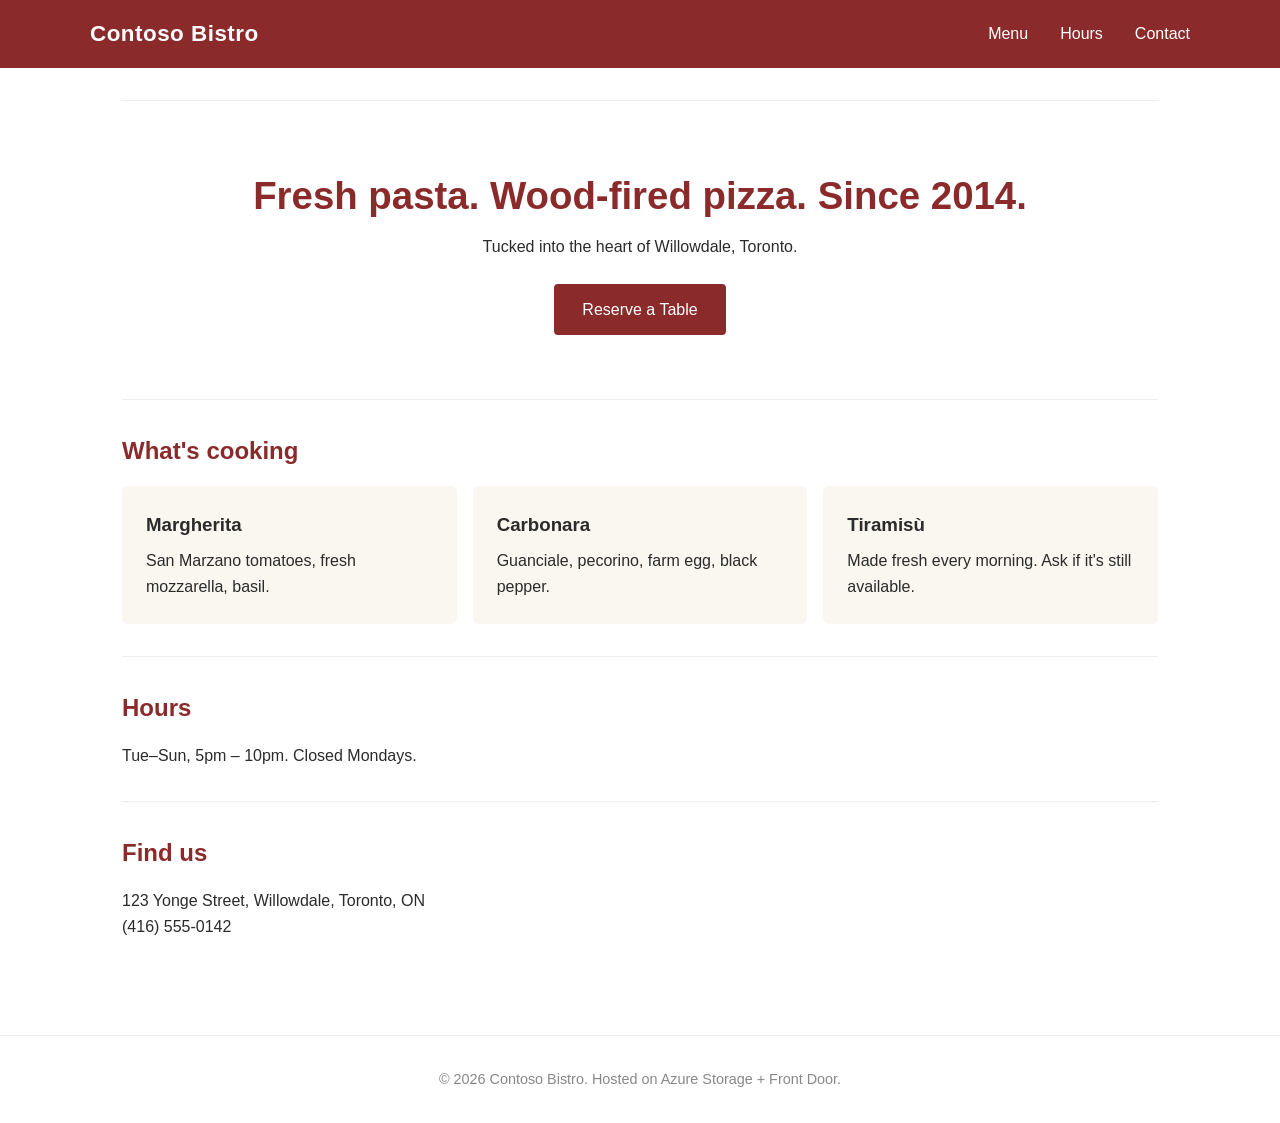
<file: site/index.html>
<!DOCTYPE html>
<html lang="en">
<head>
  <meta charset="UTF-8" />
  <meta name="viewport" content="width=device-width, initial-scale=1.0" />
  <title>Contoso Bistro — Authentic Italian in Toronto</title>
  <link rel="stylesheet" href="css/style.css" />
</head>
<body>
  <header>
    <nav>
      <div class="brand">Contoso Bistro</div>
      <ul>
        <li><a href="#menu">Menu</a></li>
        <li><a href="#hours">Hours</a></li>
        <li><a href="#contact">Contact</a></li>
      </ul>
    </nav>
  </header>

  <main>
    <section class="hero">
      <h1>Fresh pasta. Wood-fired pizza. Since 2014.</h1>
      <p>Tucked into the heart of Willowdale, Toronto.</p>
      <a class="cta" href="#contact">Reserve a Table</a>
    </section>

    <section id="menu">
      <h2>What's cooking</h2>
      <div class="cards">
        <div class="card"><h3>Margherita</h3><p>San Marzano tomatoes, fresh mozzarella, basil.</p></div>
        <div class="card"><h3>Carbonara</h3><p>Guanciale, pecorino, farm egg, black pepper.</p></div>
        <div class="card"><h3>Tiramisù</h3><p>Made fresh every morning. Ask if it's still available.</p></div>
      </div>
    </section>

    <section id="hours">
      <h2>Hours</h2>
      <p>Tue–Sun, 5pm – 10pm. Closed Mondays.</p>
    </section>

    <section id="contact">
      <h2>Find us</h2>
      <p>123 Yonge Street, Willowdale, Toronto, ON</p>
      <p>(416) 555-0142</p>
    </section>
  </main>

  <footer>
    <p>&copy; 2026 Contoso Bistro. Hosted on Azure Storage + Front Door.</p>
  </footer>

  <script src="js/main.js"></script>
</body>
</html>
</file>
<file: site/css/style.css>
* { box-sizing: border-box; margin: 0; padding: 0; }
body { font-family: -apple-system, BlinkMacSystemFont, "Segoe UI", Roboto, sans-serif; color: #2b2b2b; line-height: 1.6; }
header { background: #8b2a2a; color: #fff; padding: 1rem 2rem; }
nav { display: flex; justify-content: space-between; align-items: center; max-width: 1100px; margin: 0 auto; }
.brand { font-size: 1.4rem; font-weight: 700; letter-spacing: 0.5px; }
nav ul { list-style: none; display: flex; gap: 2rem; }
nav a { color: #fff; text-decoration: none; }
nav a:hover { text-decoration: underline; }

main { max-width: 1100px; margin: 0 auto; padding: 2rem; }
.hero { text-align: center; padding: 4rem 1rem; }
.hero h1 { font-size: 2.4rem; margin-bottom: 0.5rem; color: #8b2a2a; }
.cta { display: inline-block; margin-top: 1.5rem; background: #8b2a2a; color: #fff; padding: 0.8rem 1.8rem; text-decoration: none; border-radius: 4px; }

section { padding: 2rem 0; border-top: 1px solid #eee; }
section h2 { margin-bottom: 1rem; color: #8b2a2a; }
.cards { display: grid; grid-template-columns: repeat(auto-fit, minmax(260px, 1fr)); gap: 1rem; }
.card { background: #faf6f0; padding: 1.5rem; border-radius: 6px; }
.card h3 { margin-bottom: 0.5rem; }

footer { text-align: center; padding: 2rem; color: #888; font-size: 0.9rem; border-top: 1px solid #eee; margin-top: 2rem; }

.notfound { text-align: center; padding: 6rem 2rem; }
.notfound h1 { font-size: 6rem; color: #8b2a2a; }
</file>
